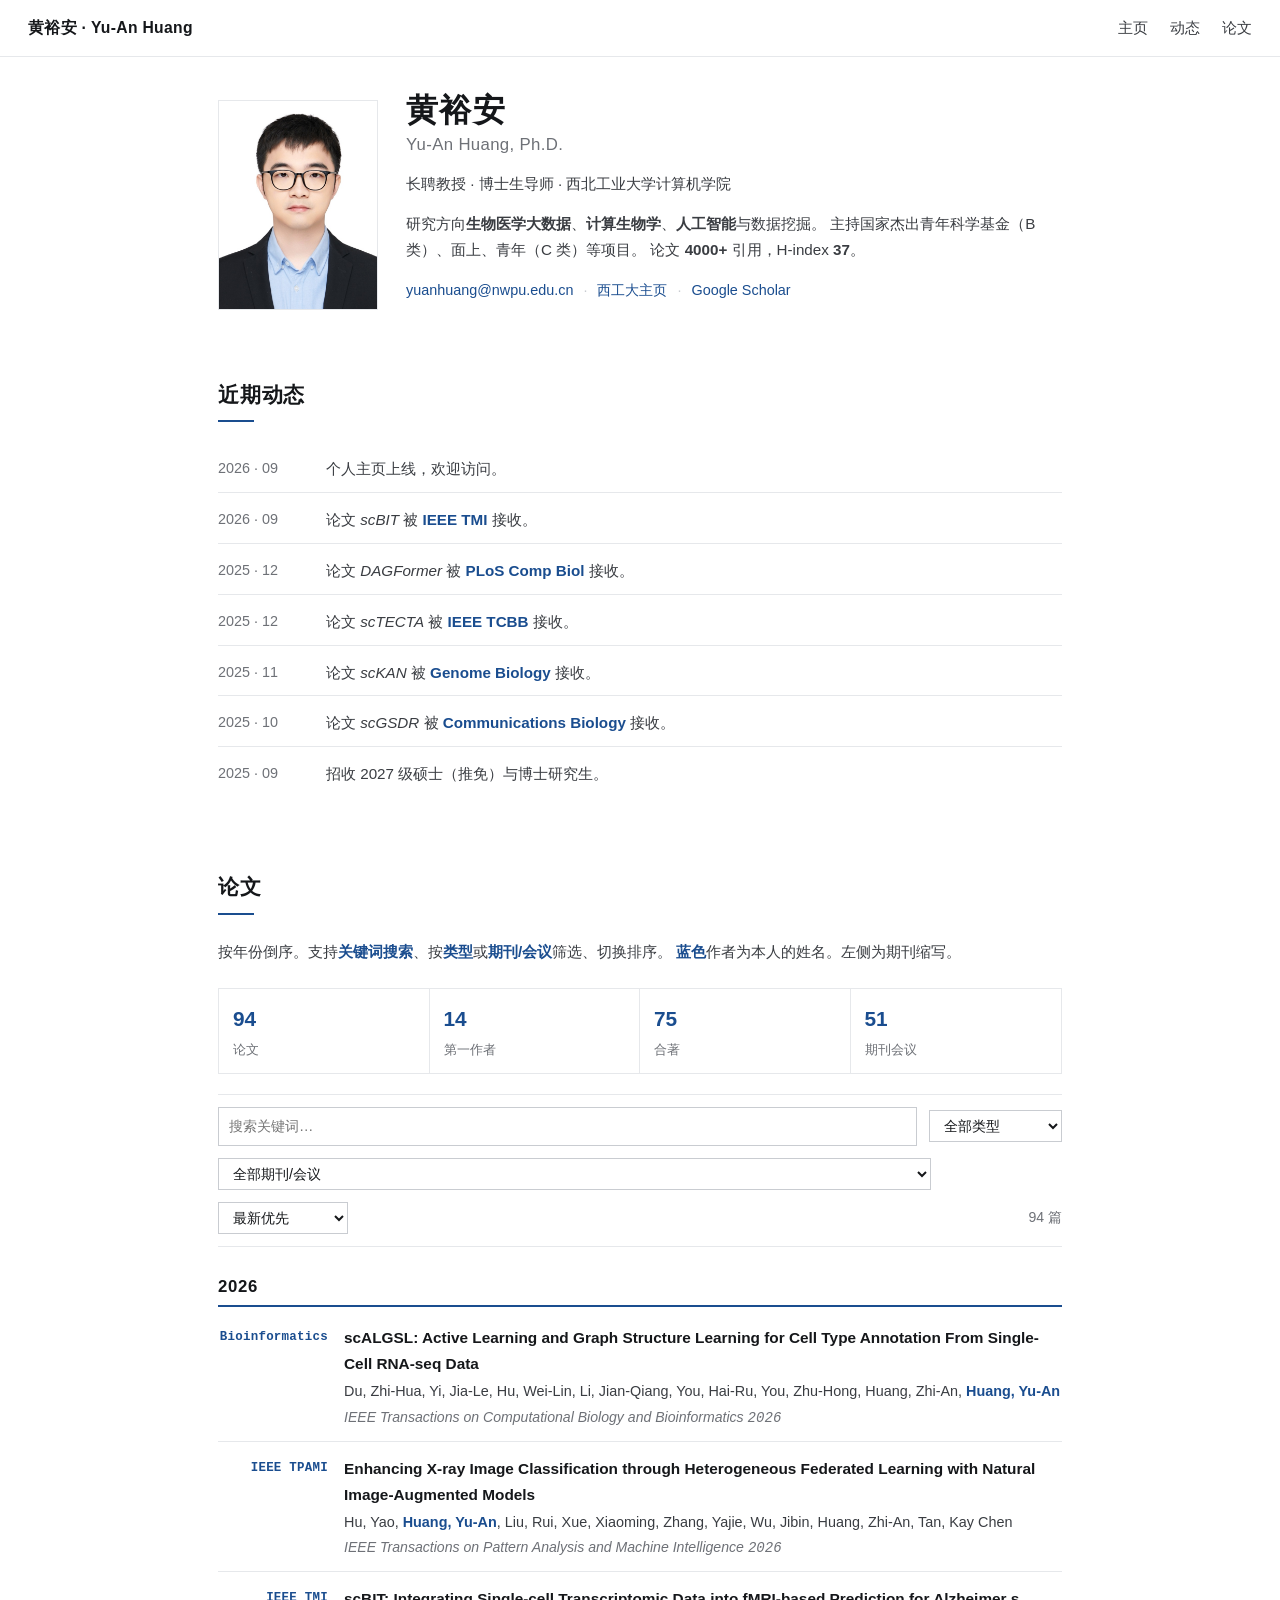
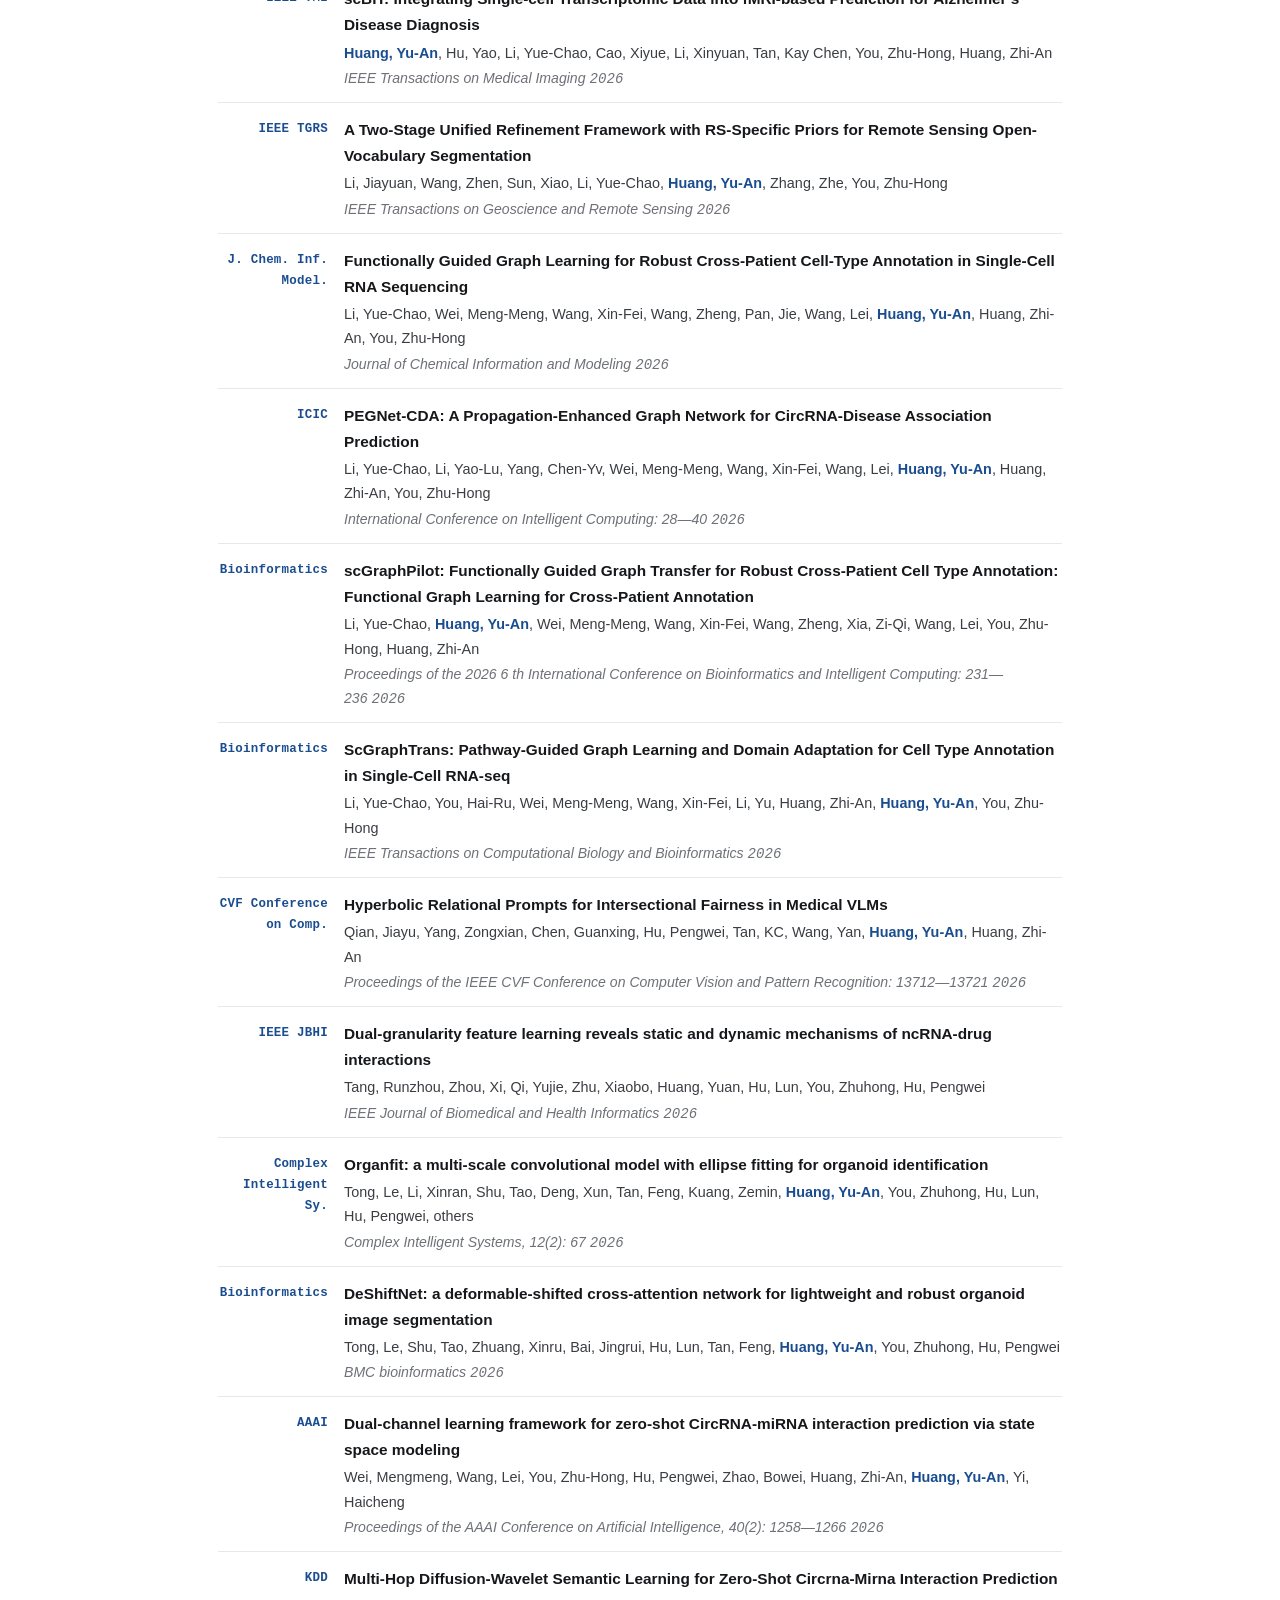
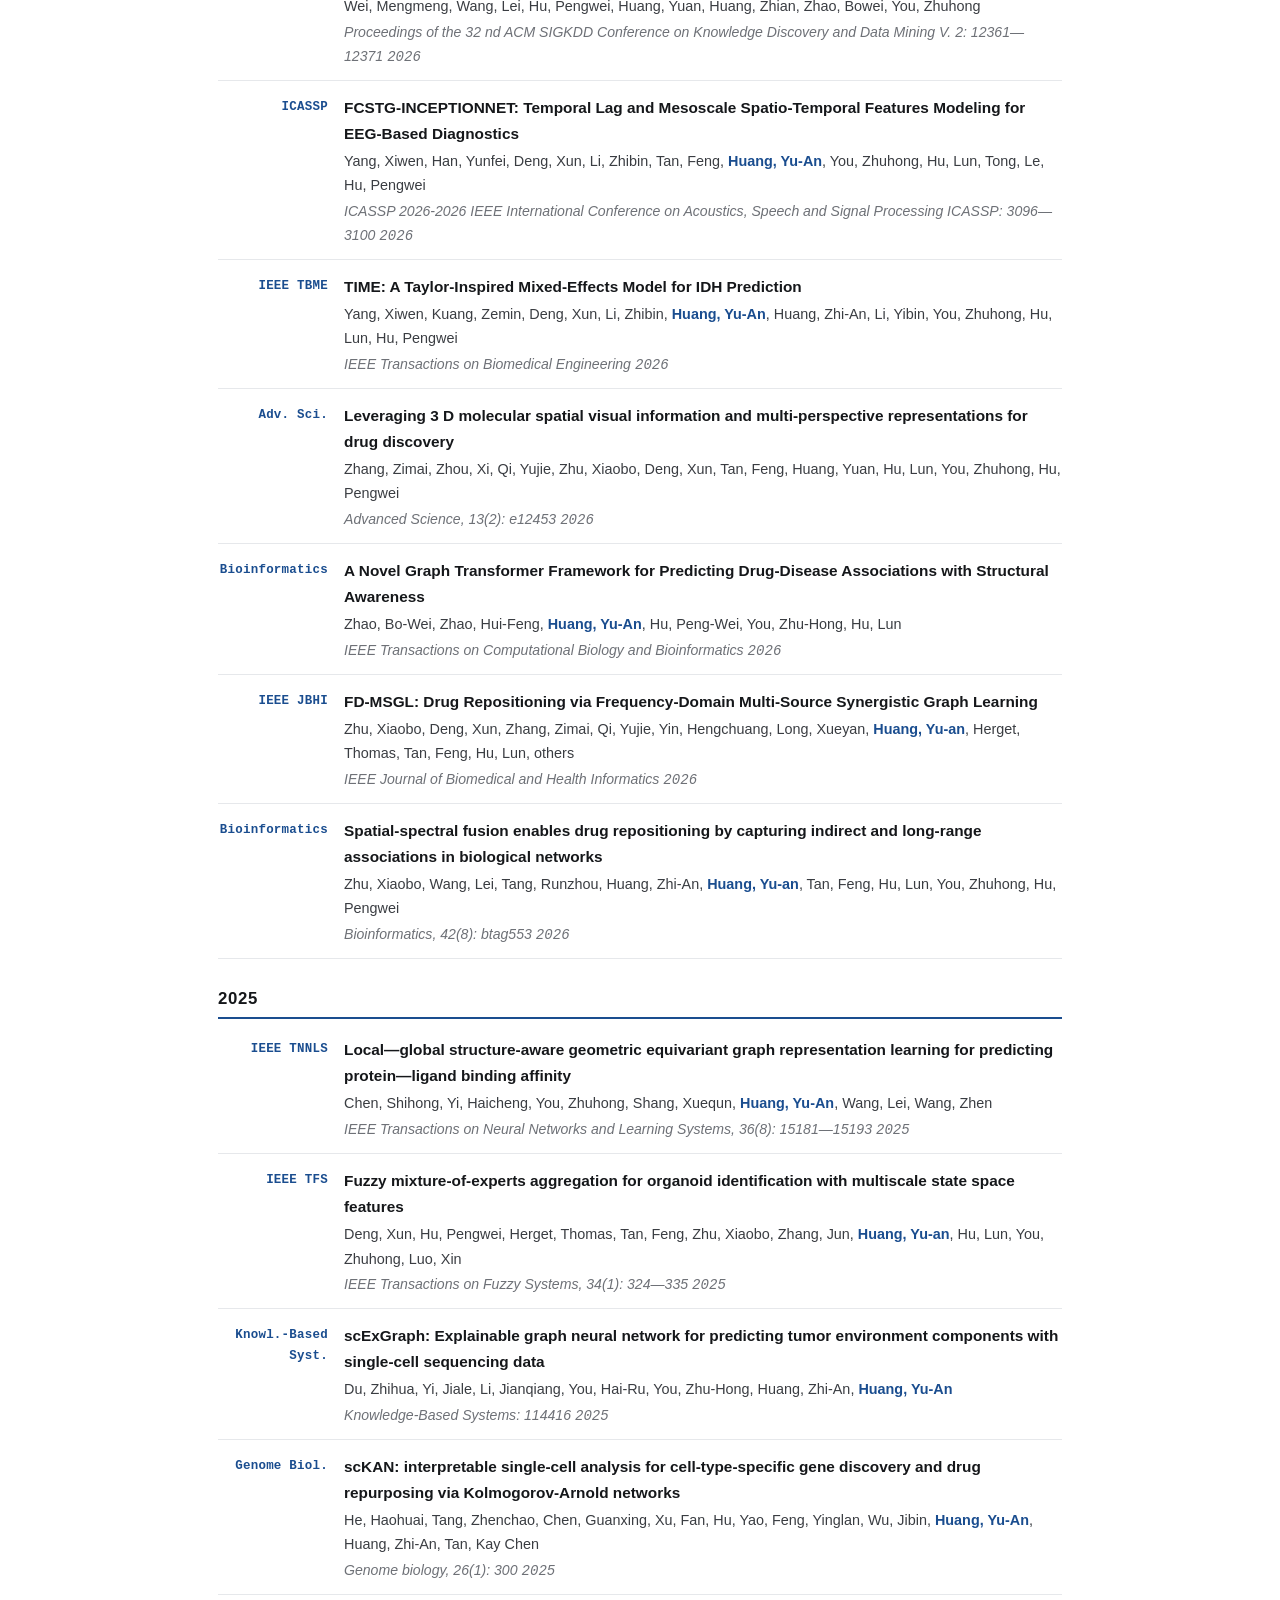
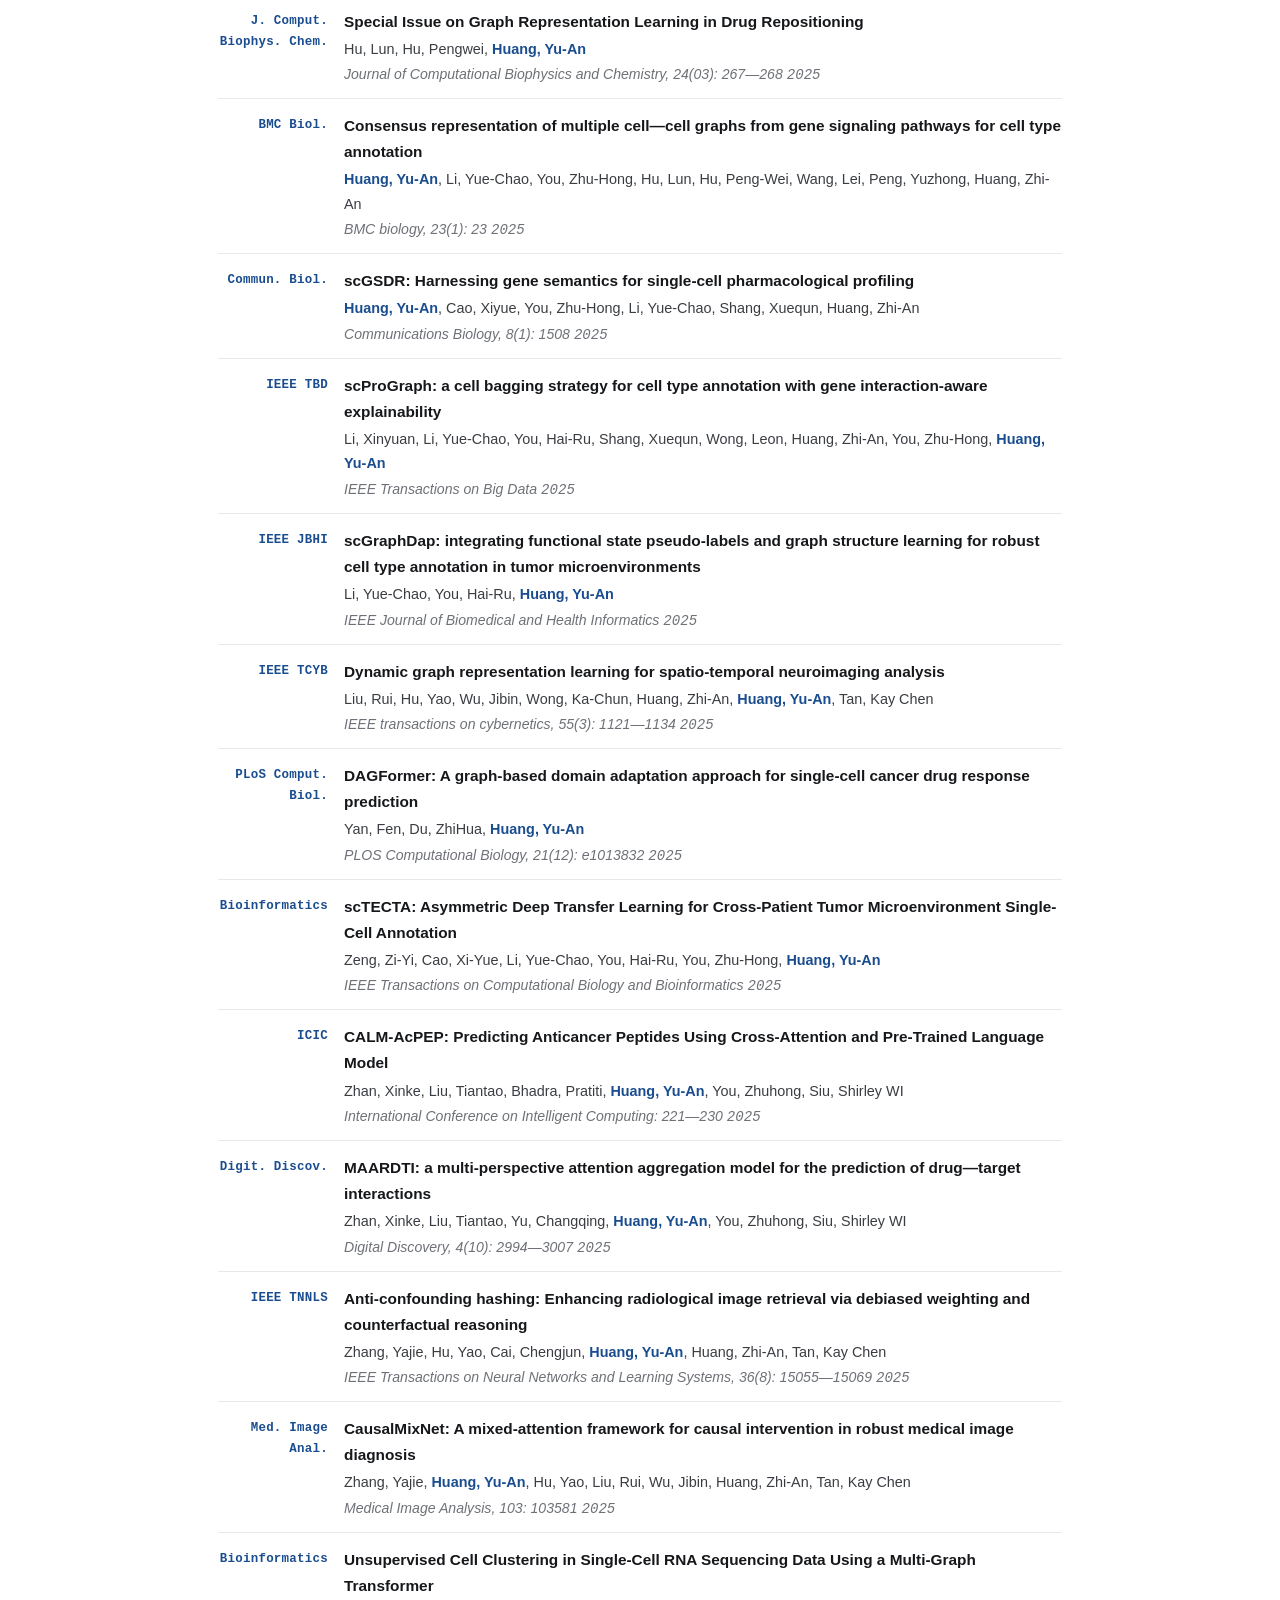
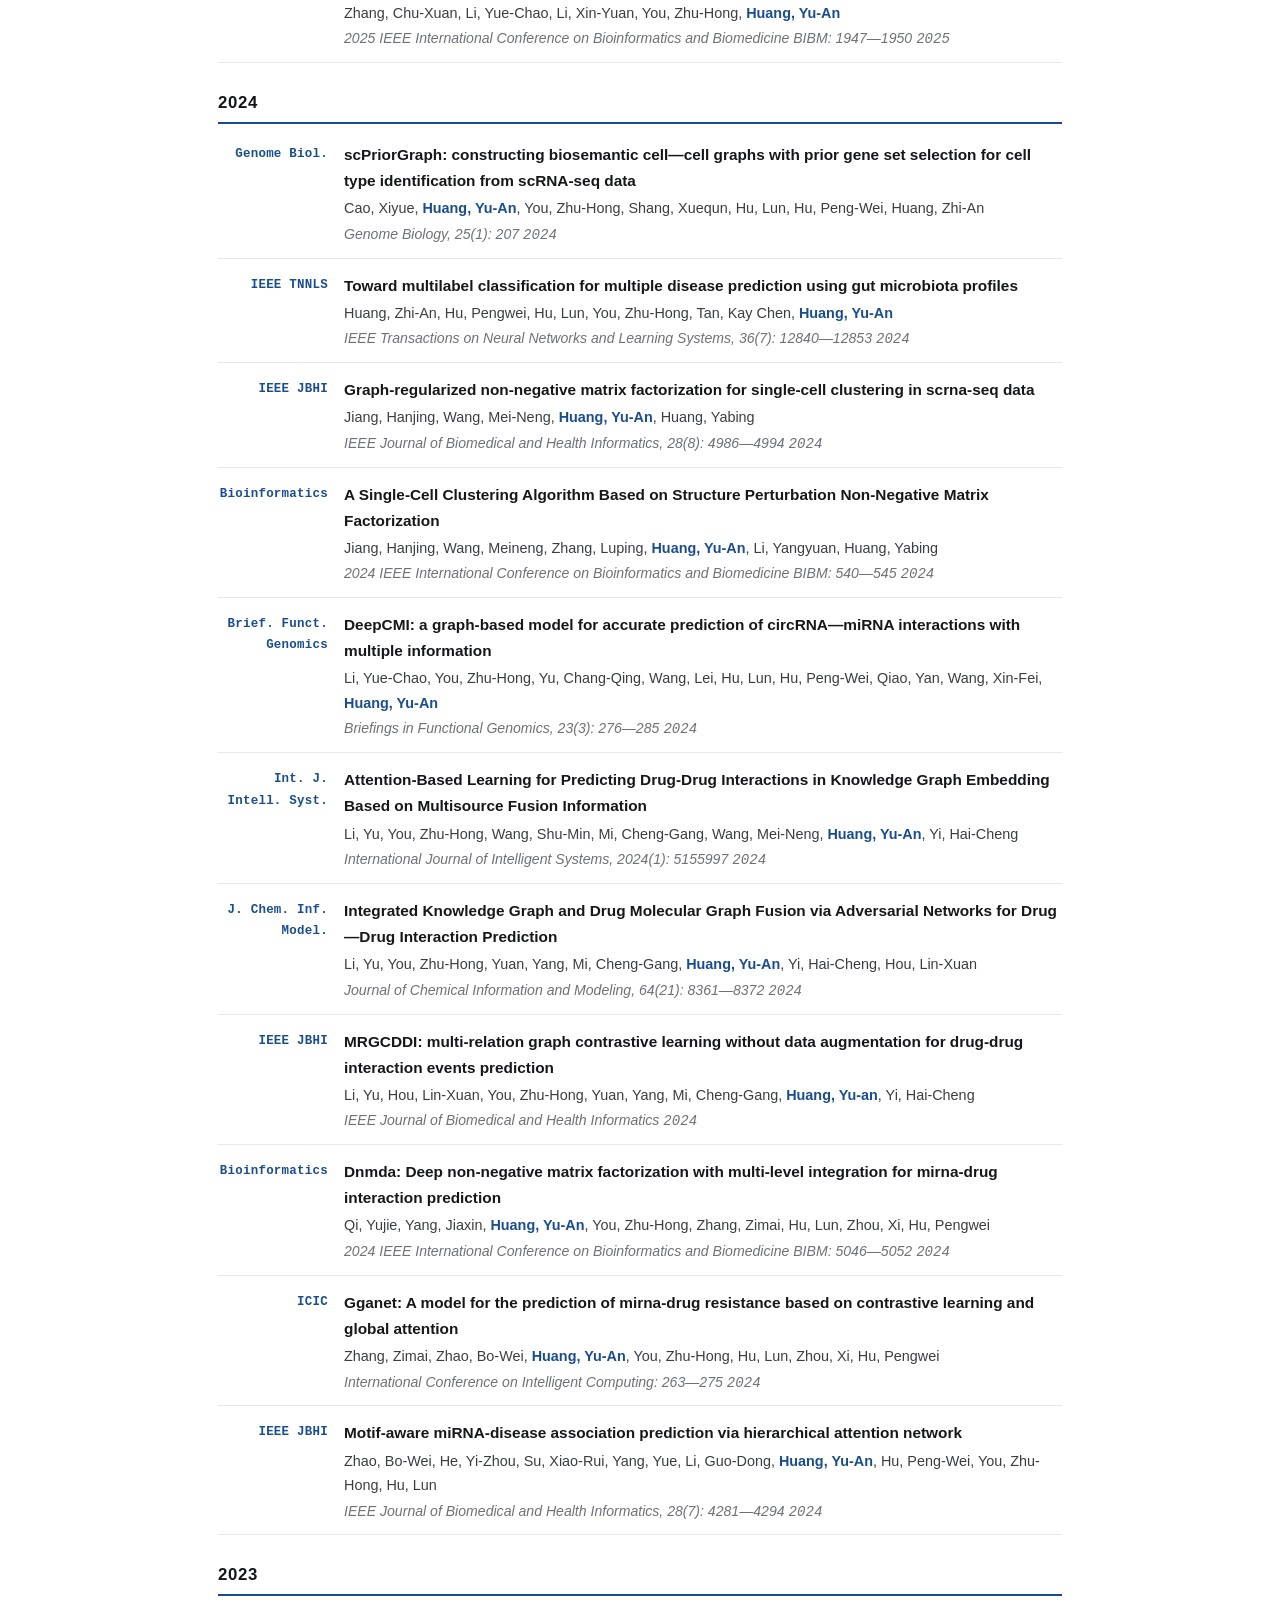
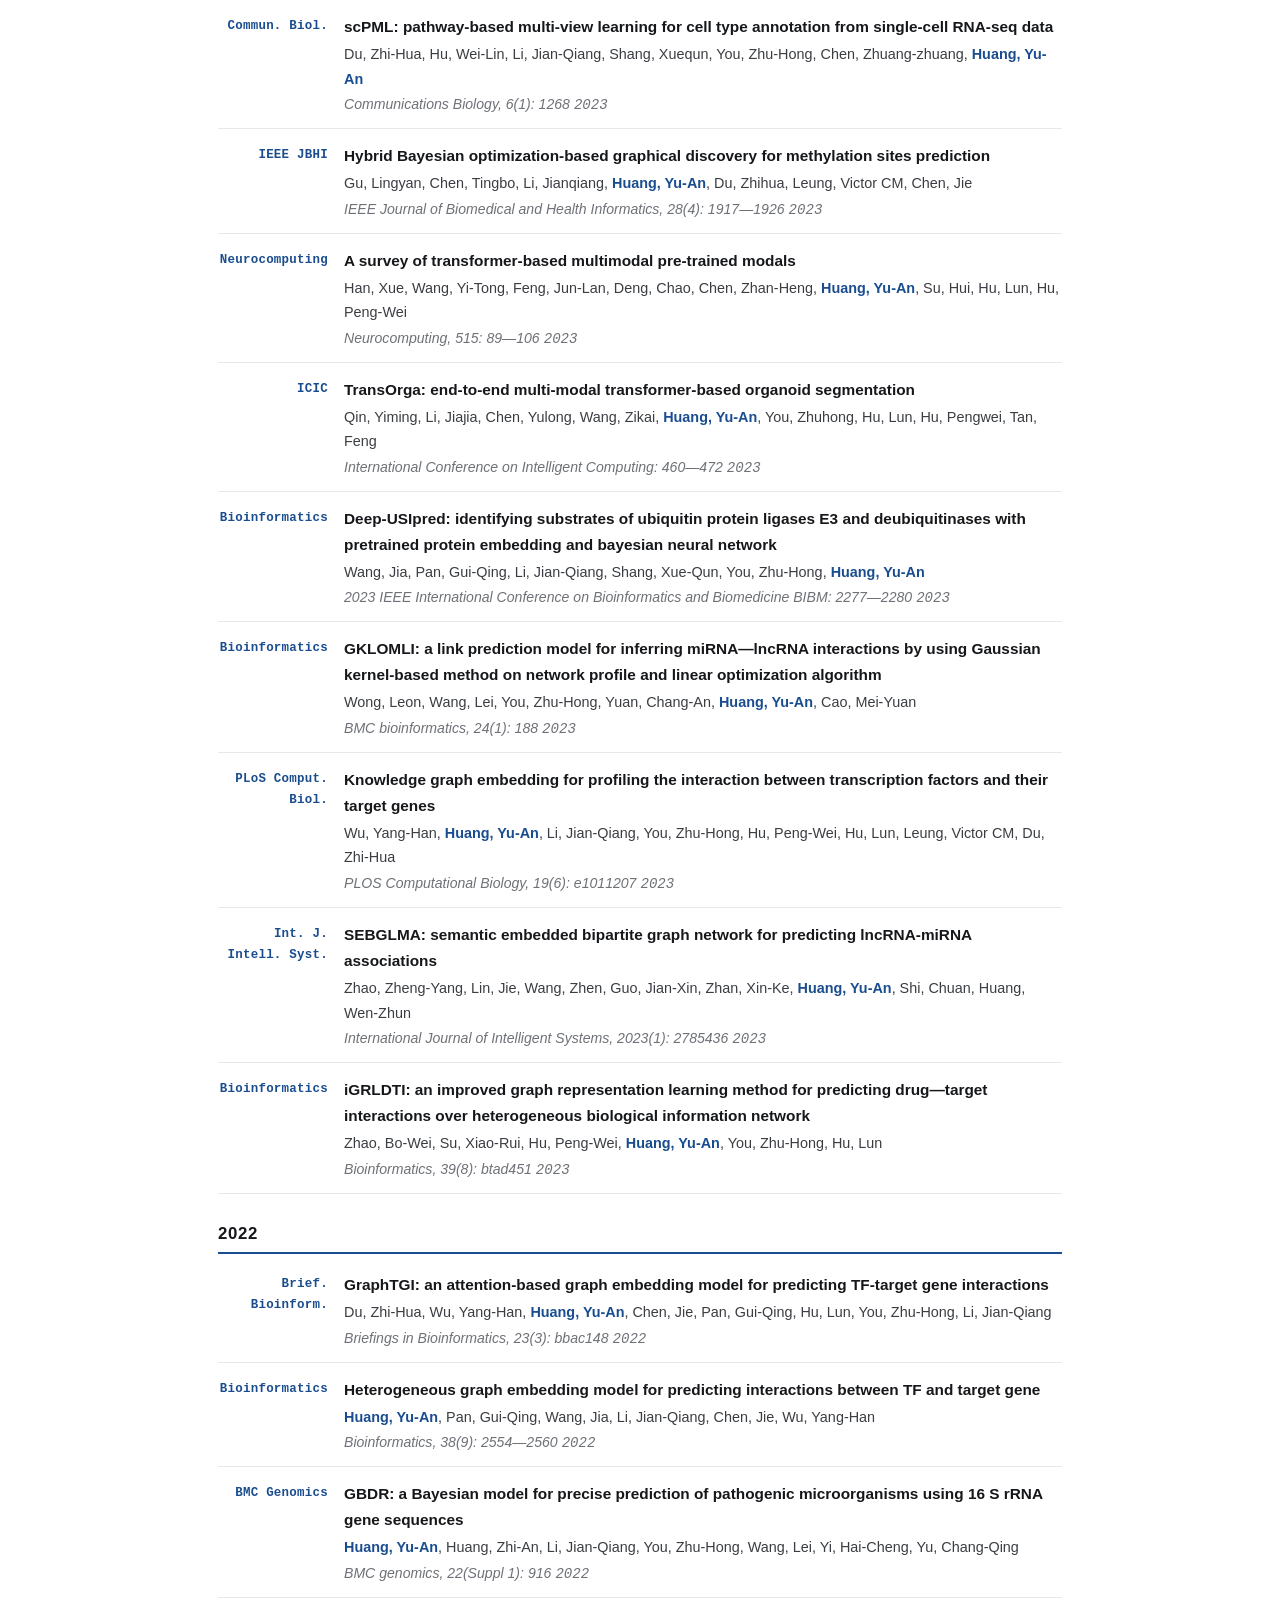
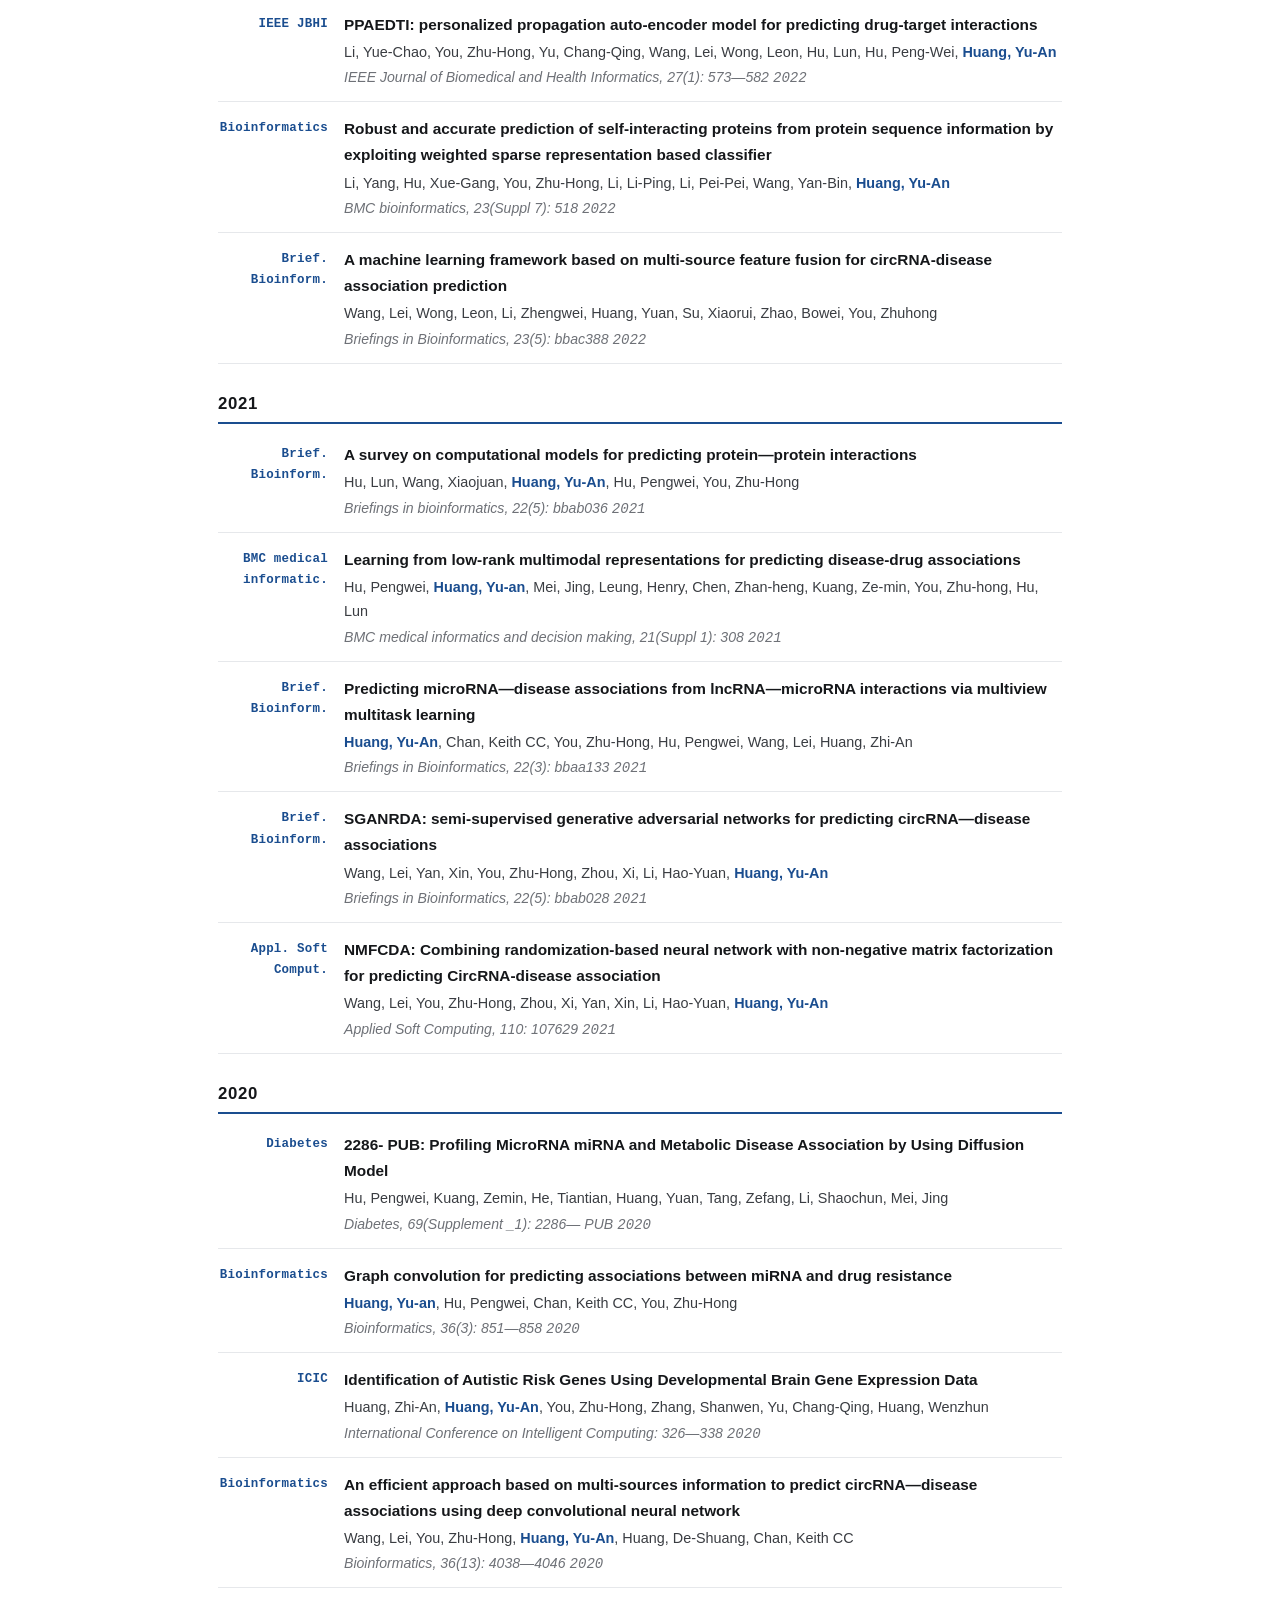
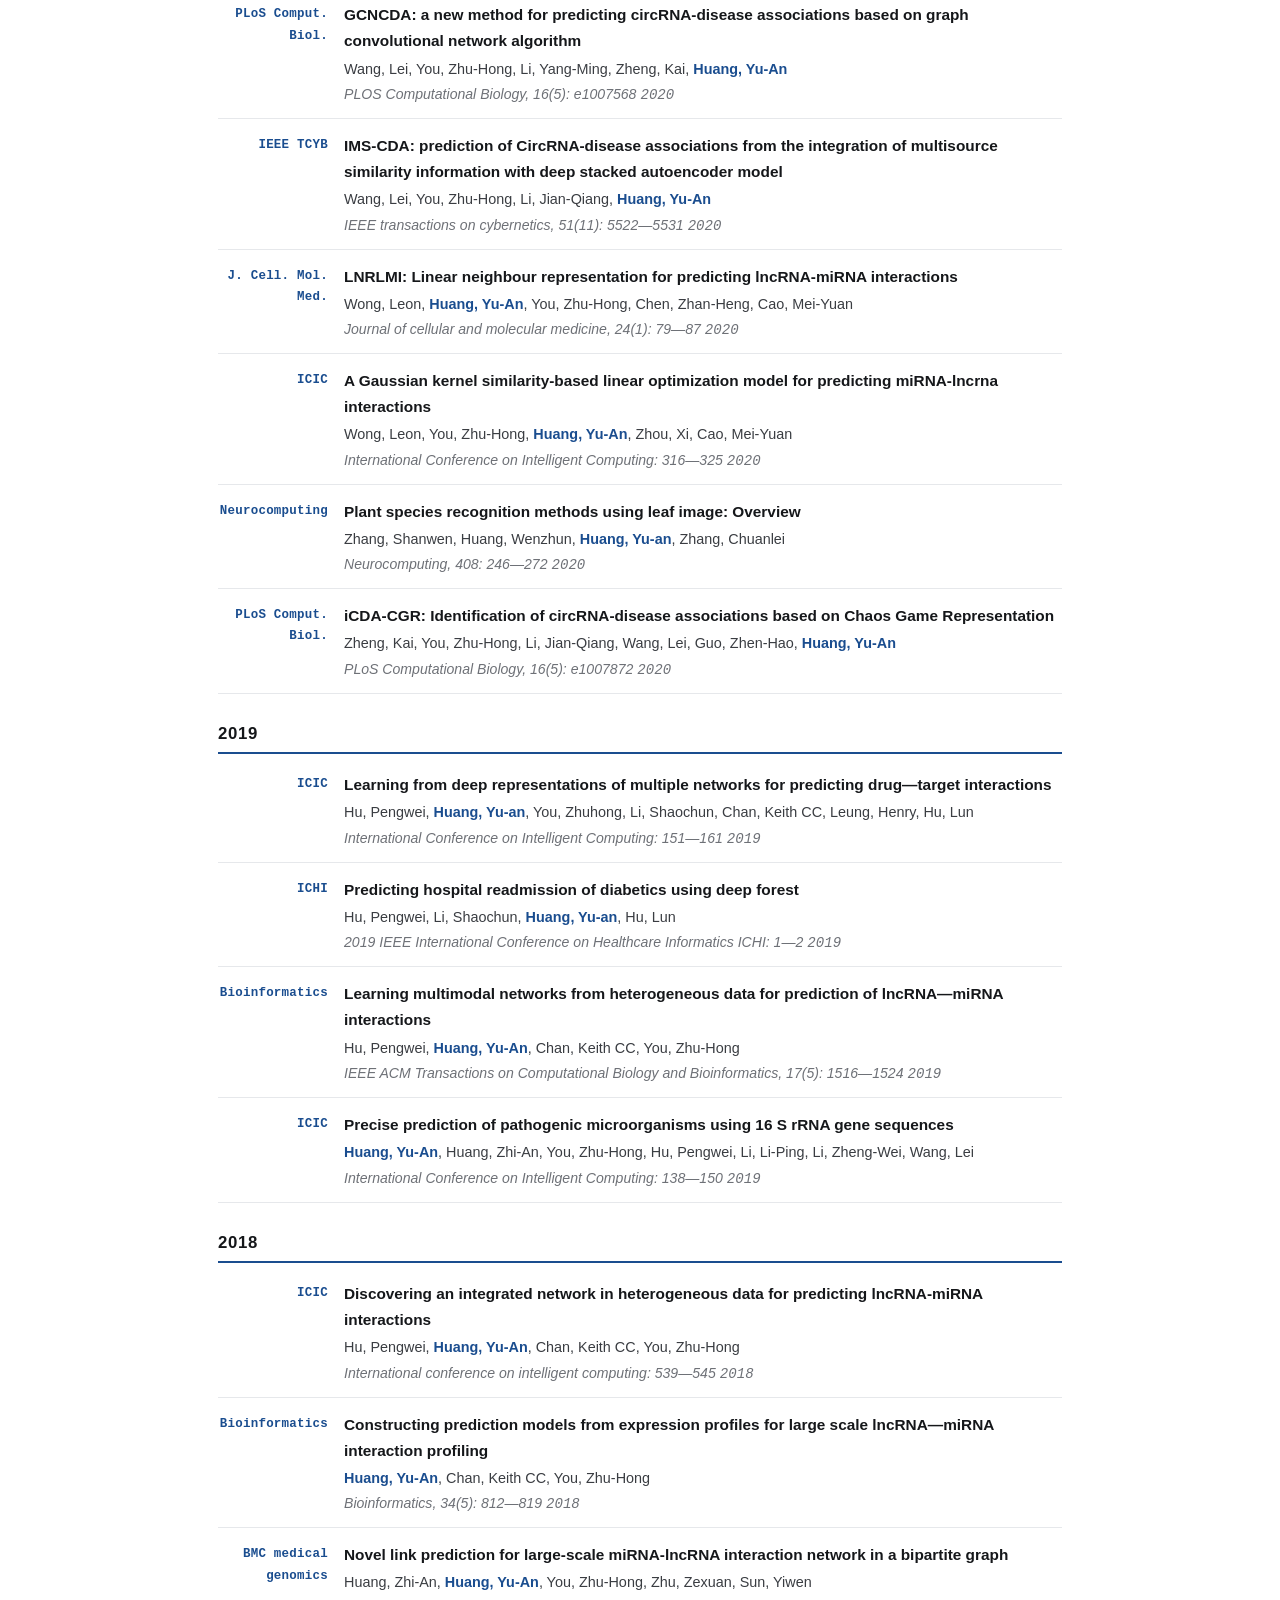
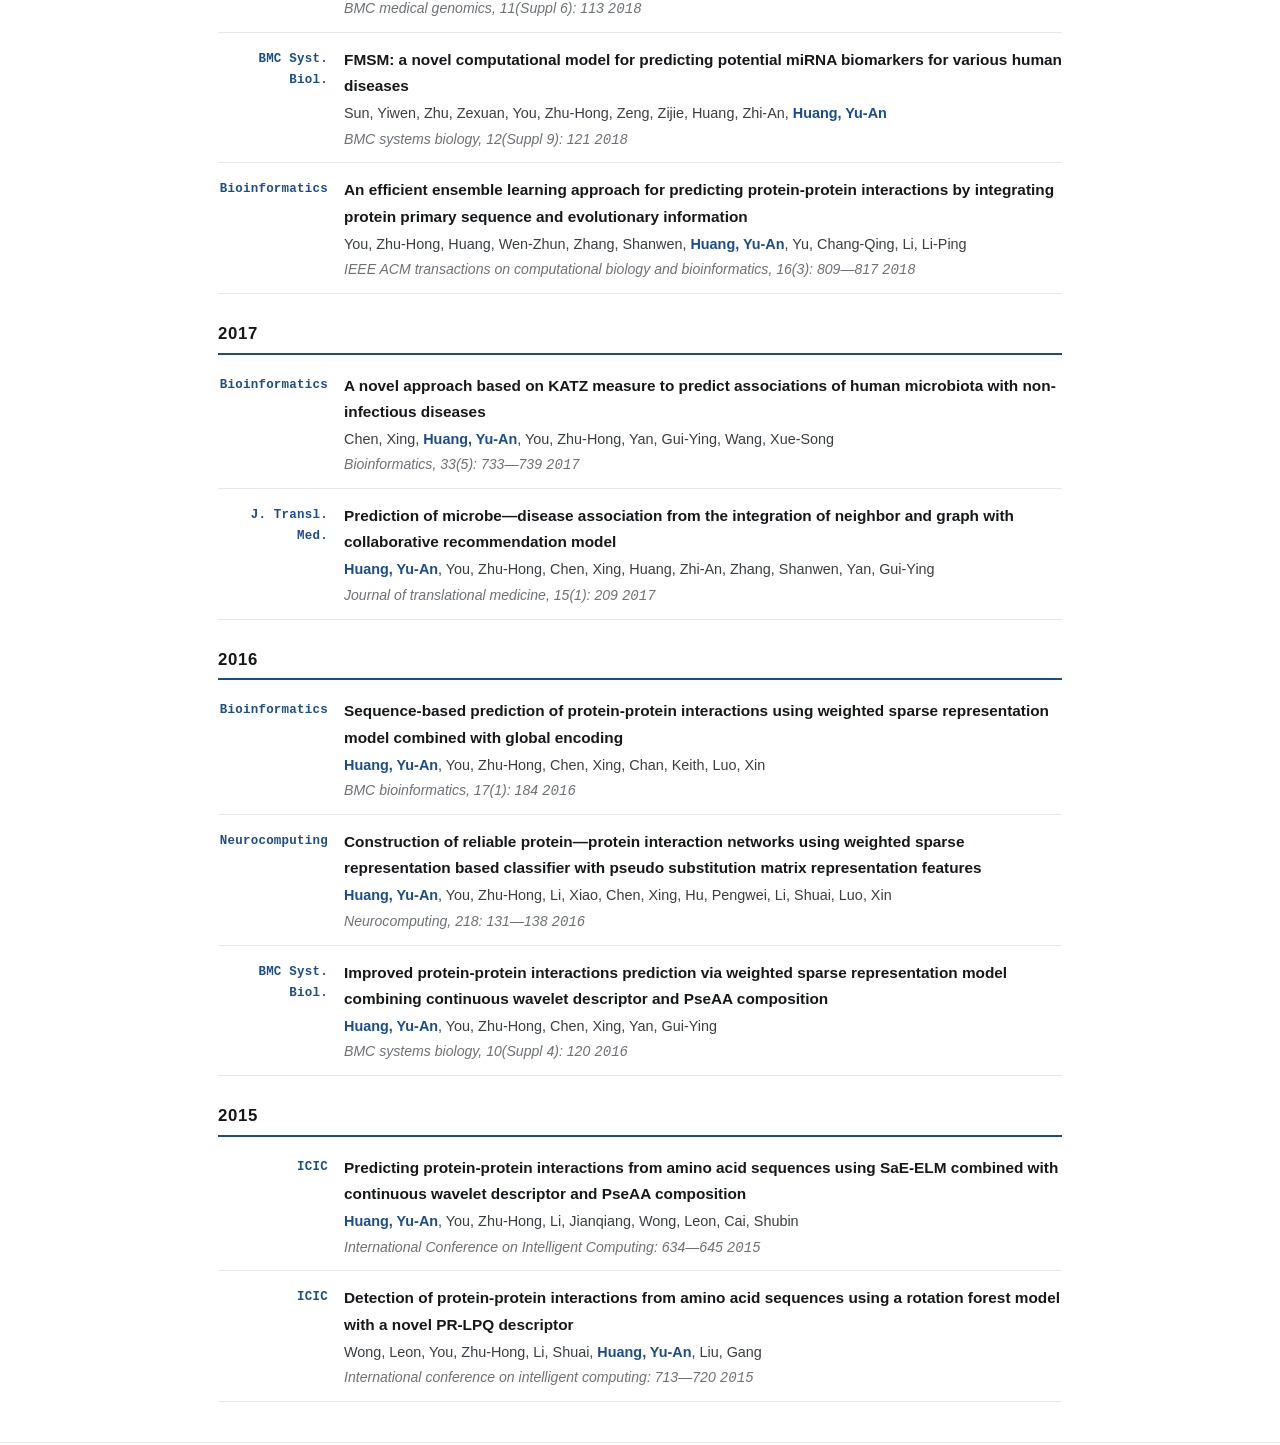
<file: index.html>
<!DOCTYPE html>
<html lang="zh-CN">
<head>
  <meta charset="UTF-8">
  <meta name="viewport" content="width=device-width,initial-scale=1">
  <title>黄裕安 · 西北工业大学计算机学院</title>
  <meta name="description" content="黄裕安 (Yu-An Huang), 西北工业大学计算机学院长聘教授、博士生导师。">
  <meta name="author" content="Yu-An Huang">
  <link rel="stylesheet" href="assets/css/style.css">
  <link rel="icon" type="image/svg+xml" href="assets/img/favicon.svg">
</head>
<body>

    <nav class="topnav">
      <a class="topnav-brand" href="#home">黄裕安 · Yu-An Huang</a>
      <ul class="topnav-links">
        <li><a href="#home">主页</a></li>
        <li><a href="#news">动态</a></li>
        <li><a href="#publications">论文</a></li>
      </ul>
    </nav>
<main>

<section id="home" class="hero">
  <img class="hero-photo" src="assets/img/photo-web.jpg" alt="Yu-An Huang" width="160" height="210">
  <div class="hero-text">
    <div class="hero-name">黄裕安</div>
    <div class="hero-name-en">Yu-An Huang, Ph.D.</div>
    <div class="hero-title">
      长聘教授 · 博士生导师 · 西北工业大学计算机学院
    </div>
    <p class="hero-bio">
      研究方向<strong>生物医学大数据</strong>、<strong>计算生物学</strong>、<strong>人工智能</strong>与数据挖掘。
      主持国家杰出青年科学基金（B 类）、面上、青年（C 类）等项目。
      论文 <strong>4000+</strong> 引用，H-index <strong>37</strong>。
    </p>
    <p class="hero-links">
      <a href="mailto:yuanhuang@nwpu.edu.cn">yuanhuang@nwpu.edu.cn</a>
      <span class="sep">·</span>
      <a href="https://teacher.nwpu.edu.cn/yuanhuang.html" target="_blank" rel="noopener">西工大主页</a>
      <span class="sep">·</span>
      <a href="https://scholar.google.com/" target="_blank" rel="noopener">Google Scholar</a>
    </p>
  </div>
</section>


<section id="news" class="section">
  <header class="section-header">
    <h2 class="section-title">近期动态</h2>
    <div class="section-rule"></div>
  </header>

  <ul class="news-list">
    <li><span class="date">2026 · 09</span><span class="body">个人主页上线，欢迎访问。</span></li>
    <li><span class="date">2026 · 09</span><span class="body">论文 <em>scBIT</em> 被 <strong class="hl">IEEE TMI</strong> 接收。</span></li>
    <li><span class="date">2025 · 12</span><span class="body">论文 <em>DAGFormer</em> 被 <strong class="hl">PLoS Comp Biol</strong> 接收。</span></li>
    <li><span class="date">2025 · 12</span><span class="body">论文 <em>scTECTA</em> 被 <strong class="hl">IEEE TCBB</strong> 接收。</span></li>
    <li><span class="date">2025 · 11</span><span class="body">论文 <em>scKAN</em> 被 <strong class="hl">Genome Biology</strong> 接收。</span></li>
    <li><span class="date">2025 · 10</span><span class="body">论文 <em>scGSDR</em> 被 <strong class="hl">Communications Biology</strong> 接收。</span></li>
    <li><span class="date">2025 · 09</span><span class="body">招收 2027 级硕士（推免）与博士研究生。</span></li>
  </ul>
</section>


<section id="publications" class="section">
  <header class="section-header">
    <h2 class="section-title">论文</h2>
    <div class="section-rule"></div>
  </header>

  <p class="section-intro">
    按年份倒序。支持<strong class="hl">关键词搜索</strong>、按<strong class="hl">类型</strong>或<strong class="hl">期刊/会议</strong>筛选、切换排序。
    <strong class="hl">蓝色</strong>作者为本人的姓名。左侧为期刊缩写。
  </p>

  <div id="pub-target"></div>

  <script src="assets/js/bibtex.js"></script>
  <script>
    BibTeX.renderPublications({
      bibPath: 'publications.bib',
      target: document.getElementById('pub-target'),
      labels: {
        search: '搜索关键词…',
        type: '类型',
        allTypes: '全部类型',
        allVenues: '全部期刊/会议',
        sort: '排序',
        newest: '最新优先',
        oldest: '最早优先',
        countLabel: function(n) { return n + ' 篇'; },
        loading: '正在加载…',
        empty: '没有匹配的论文',
        stats: {
          papers: '论文',
          firstAuthor: '第一作者',
          coAuthor: '合著',
          venues: '期刊会议'
        },
        yearHeading: function(y) { return y; },
        noYear: '未标年份',
        ownerName: 'huang, yu-an'
      }
    });
  </script>
</section>

</main>
<footer class="site-footer">
  <p>© 2026 黄裕安 · Yu-An Huang · <a href="https://jsj.nwpu.edu.cn/" target="_blank" rel="noopener">西北工业大学计算机学院</a></p>
  <p class="muted">最后更新 Sep 2026 · <a href="https://github.com/huang-yu-an/huang-yu-an.github.io" target="_blank" rel="noopener">源代码</a></p>
</footer>
</body>
</html>
</file>
<file: assets/css/style.css>
/* ==========================================================================
   Yu-An Huang · 个人学术主页 (中文)
   极简扁平设计 · 无阴影 · 无圆角 · 蓝色强调
   ========================================================================== */

*, *::before, *::after { box-sizing: border-box; }

:root {
  --c-bg:           #ffffff;
  --c-bg-alt:       #f6f7f9;
  --c-rule:         #e6e8eb;
  --c-rule-strong:  #c9ccd1;
  --c-text:         #15171a;
  --c-text-soft:    #3a3d42;
  --c-text-muted:   #6e7177;
  --c-accent:       #1a4d8f;       /* 主蓝 */
  --c-accent-hover: #14406f;
  --c-accent-soft:  #eaf0f8;

  --maxw:           900px;
  --gutter:         28px;

  --font-sans: -apple-system, BlinkMacSystemFont, "Segoe UI", "PingFang SC",
               "Hiragino Sans GB", "Microsoft YaHei", "Helvetica Neue", Arial, sans-serif;
  --font-mono: "SF Mono", "JetBrains Mono", Menlo, Consolas, monospace;
}

html { font-size: 16px; -webkit-text-size-adjust: 100%; scroll-behavior: smooth; }

body {
  margin: 0;
  font-family: var(--font-sans);
  font-size: 16px;
  line-height: 1.7;
  color: var(--c-text);
  background: var(--c-bg);
  -webkit-font-smoothing: antialiased;
  -moz-osx-font-smoothing: grayscale;
}

a {
  color: var(--c-accent);
  text-decoration: none;
  border-bottom: 1px solid transparent;
  transition: border-color .15s, color .15s;
}
a:hover { color: var(--c-accent-hover); border-bottom-color: var(--c-accent-hover); }

p { margin: 0 0 1em; }
ul, ol { margin: 0 0 1em; padding-left: 1.4em; }
li { margin: .25em 0; }

h1, h2, h3, h4 { margin: 0 0 .6em; font-weight: 600; line-height: 1.3; color: var(--c-text); }
h2 { font-size: 1.4rem; }
h3 { font-size: 1.08rem; }
strong { font-weight: 600; }
em     { font-style: italic; }
.muted { color: var(--c-text-muted); font-size: .92em; }

/* 全局蓝色重点（用户专门要的） */
.hl { color: var(--c-accent); font-weight: 600; }

/* ----- Top sticky nav ----- */
.topnav {
  position: sticky;
  top: 0;
  z-index: 100;
  background: rgba(255,255,255,0.96);
  backdrop-filter: saturate(180%) blur(8px);
  -webkit-backdrop-filter: saturate(180%) blur(8px);
  border-bottom: 1px solid var(--c-rule);
  padding: 12px var(--gutter);
  display: flex;
  align-items: center;
  gap: 18px;
  flex-wrap: wrap;
}
.topnav-brand {
  font-weight: 600;
  color: var(--c-text);
  border: none;
  letter-spacing: .02em;
  font-size: .98rem;
}
.topnav-links {
  display: flex;
  list-style: none;
  margin: 0 0 0 auto;
  padding: 0;
  gap: 22px;
  flex-wrap: wrap;
  font-size: .92rem;
}
.topnav-links a {
  color: var(--c-text-soft);
  border: none;
  padding: 4px 0;
}
.topnav-links a:hover {
  color: var(--c-accent);
  border-bottom: 1px solid var(--c-accent);
}

/* ----- Hero (小头像 + 简介) ----- */
.hero {
  display: grid;
  grid-template-columns: auto 1fr;
  gap: 28px;
  align-items: center;
  max-width: var(--maxw);
  margin: 0 auto;
  padding: 36px var(--gutter) 28px;
}
.hero-photo {
  width: 160px;
  height: 210px;
  object-fit: cover;
  object-position: center 20%;
  border: 1px solid var(--c-rule);
  background: var(--c-bg-alt);
}
.hero-text { min-width: 0; }
.hero-name {
  font-size: 2rem;
  font-weight: 700;
  letter-spacing: .04em;
  color: var(--c-text);
  line-height: 1.1;
}
.hero-name-en {
  font-size: 1.05rem;
  font-weight: 500;
  color: var(--c-text-muted);
  margin-top: 2px;
  letter-spacing: .02em;
}
.hero-title {
  font-size: .95rem;
  color: var(--c-text-soft);
  margin: 12px 0 0;
}
.hero-bio {
  margin-top: 14px;
  color: var(--c-text-soft);
  font-size: .95rem;
}
.hero-links {
  margin-top: 14px;
  font-size: .9rem;
  color: var(--c-text-muted);
}
.hero-links a { color: var(--c-accent); border-bottom-color: transparent; }
.hero-links a:hover { border-bottom-color: var(--c-accent); }
.hero-links .sep { color: var(--c-rule-strong); margin: 0 6px; }

/* ----- Sections ----- */
.section {
  max-width: var(--maxw);
  margin: 0 auto;
  padding: 36px var(--gutter);
  scroll-margin-top: 70px;
}
.section-header { margin-bottom: 24px; }
.section-title {
  font-size: 1.3rem;
  font-weight: 600;
  letter-spacing: .04em;
}
.section-rule {
  height: 2px;
  background: var(--c-accent);
  width: 36px;
  margin-top: 10px;
}
.section-intro {
  color: var(--c-text-soft);
  margin-bottom: 24px;
  font-size: .95rem;
}

/* ----- News ----- */
.news-list { list-style: none; padding: 0; margin: 0; }
.news-list li {
  display: grid;
  grid-template-columns: 90px 1fr;
  gap: 18px;
  padding: 10px 0;
  border-bottom: 1px solid var(--c-rule);
}
.news-list li:last-child { border-bottom: none; }
.news-list .date {
  color: var(--c-text-muted);
  font-variant-numeric: tabular-nums;
  font-size: .9rem;
  font-weight: 500;
}
.news-list .body { color: var(--c-text-soft); font-size: .95rem; }

/* ----- Publications (rendered by JS) ----- */
#pub-target { margin-top: 16px; }

.pub-stats {
  margin-bottom: 20px;
  display: grid;
  grid-template-columns: repeat(auto-fit, minmax(140px, 1fr));
  border: 1px solid var(--c-rule);
}
.pub-stat {
  padding: 12px 14px;
  border-right: 1px solid var(--c-rule);
}
.pub-stat:last-child { border-right: none; }
.pub-stat .value {
  display: block;
  font-size: 1.3rem;
  font-weight: 600;
  color: var(--c-accent);
  font-variant-numeric: tabular-nums;
}
.pub-stat .label {
  color: var(--c-text-muted);
  font-size: .82rem;
  display: block;
  margin-top: 2px;
}

.pub-controls {
  display: flex;
  gap: 12px;
  flex-wrap: wrap;
  margin-bottom: 24px;
  padding: 12px 0;
  border-top: 1px solid var(--c-rule);
  border-bottom: 1px solid var(--c-rule);
  align-items: center;
}
.pub-controls input[type="search"],
.pub-controls select {
  font: inherit;
  font-size: .9rem;
  padding: 6px 10px;
  border: 1px solid var(--c-rule-strong);
  background: var(--c-bg);
  color: var(--c-text);
  border-radius: 0;
}
.pub-controls input[type="search"] { flex: 1 1 220px; min-width: 180px; }
.pub-controls select { min-width: 130px; }
.pub-controls input:focus,
.pub-controls select:focus {
  outline: 2px solid var(--c-accent);
  outline-offset: -2px;
  border-color: var(--c-accent);
}
.pub-count { margin-left: auto; color: var(--c-text-muted); font-size: .88rem; }

.pub-year {
  margin: 26px 0 8px;
  padding-bottom: 4px;
  border-bottom: 2px solid var(--c-accent);
  font-size: 1.05rem;
  font-weight: 600;
  color: var(--c-text);
  letter-spacing: .04em;
}
.pub-list { list-style: none; padding: 0; margin: 0; }
.pub-list li {
  padding: 10px 0;
  border-bottom: 1px solid var(--c-rule);
  display: grid;
  grid-template-columns: 110px 1fr;
  gap: 16px;
}
.pub-list .venue-tag {
  font-family: var(--font-mono);
  font-size: .78rem;
  color: var(--c-accent);
  font-weight: 600;
  text-align: right;
  padding-top: 2px;
  letter-spacing: .02em;
}
.pub-list .text { min-width: 0; }
.pub-list .title {
  font-weight: 600;
  color: var(--c-text);
  margin-bottom: 2px;
  font-size: .96rem;
}
.pub-list .authors { color: var(--c-text-soft); font-size: .9rem; }
.pub-list .authors strong { color: var(--c-accent); }
.pub-list .venue {
  color: var(--c-text-muted);
  font-size: .88rem;
  font-style: italic;
  margin-top: 2px;
}
.pub-list .venue .venue-name { font-style: italic; }
.pub-list .venue .pub-year-suffix { color: var(--c-text-muted); font-family: var(--font-mono); margin-left: 4px; }
.pub-list .links { margin-top: 4px; }
.pub-list .links a {
  font-size: .82rem;
  color: var(--c-accent);
  margin-right: 10px;
  border-bottom: 1px solid var(--c-rule);
}

.pub-empty, .pub-loading { color: var(--c-text-muted); padding: 20px 0; text-align: center; }

/* ----- Footer ----- */
.site-footer {
  border-top: 1px solid var(--c-rule);
  padding: 22px var(--gutter);
  text-align: center;
  color: var(--c-text-muted);
  font-size: .85rem;
  background: var(--c-bg);
}
.site-footer p { margin: .2em 0; }
.site-footer a { color: var(--c-text-soft); border-bottom-color: var(--c-rule); }
.site-footer a:hover { color: var(--c-accent); border-bottom-color: var(--c-accent); }

/* ----- Responsive ----- */
@media (max-width: 720px) {
  .hero {
    grid-template-columns: auto 1fr;
    gap: 18px;
    padding: 24px var(--gutter);
  }
  .hero-photo { width: 110px; height: 145px; }
  .hero-name { font-size: 1.6rem; }
  .hero-name-en { font-size: .95rem; }
  .section { padding: 28px var(--gutter); }
  .news-list li { grid-template-columns: 1fr; gap: 2px; }
  .pub-list li { grid-template-columns: 80px 1fr; }
  .topnav-links { gap: 14px; font-size: .88rem; margin-left: 0; width: 100%; }
}

@media (max-width: 480px) {
  .hero { grid-template-columns: 1fr; text-align: left; }
  .hero-photo { width: 130px; height: 170px; }
  .section-title { font-size: 1.18rem; }
}

/* ----- Print ----- */
@media print {
  .topnav, .site-footer, .pub-controls, .pub-stats { display: none; }
  .section { padding: 12px 0; page-break-inside: avoid; }
}
</file>
